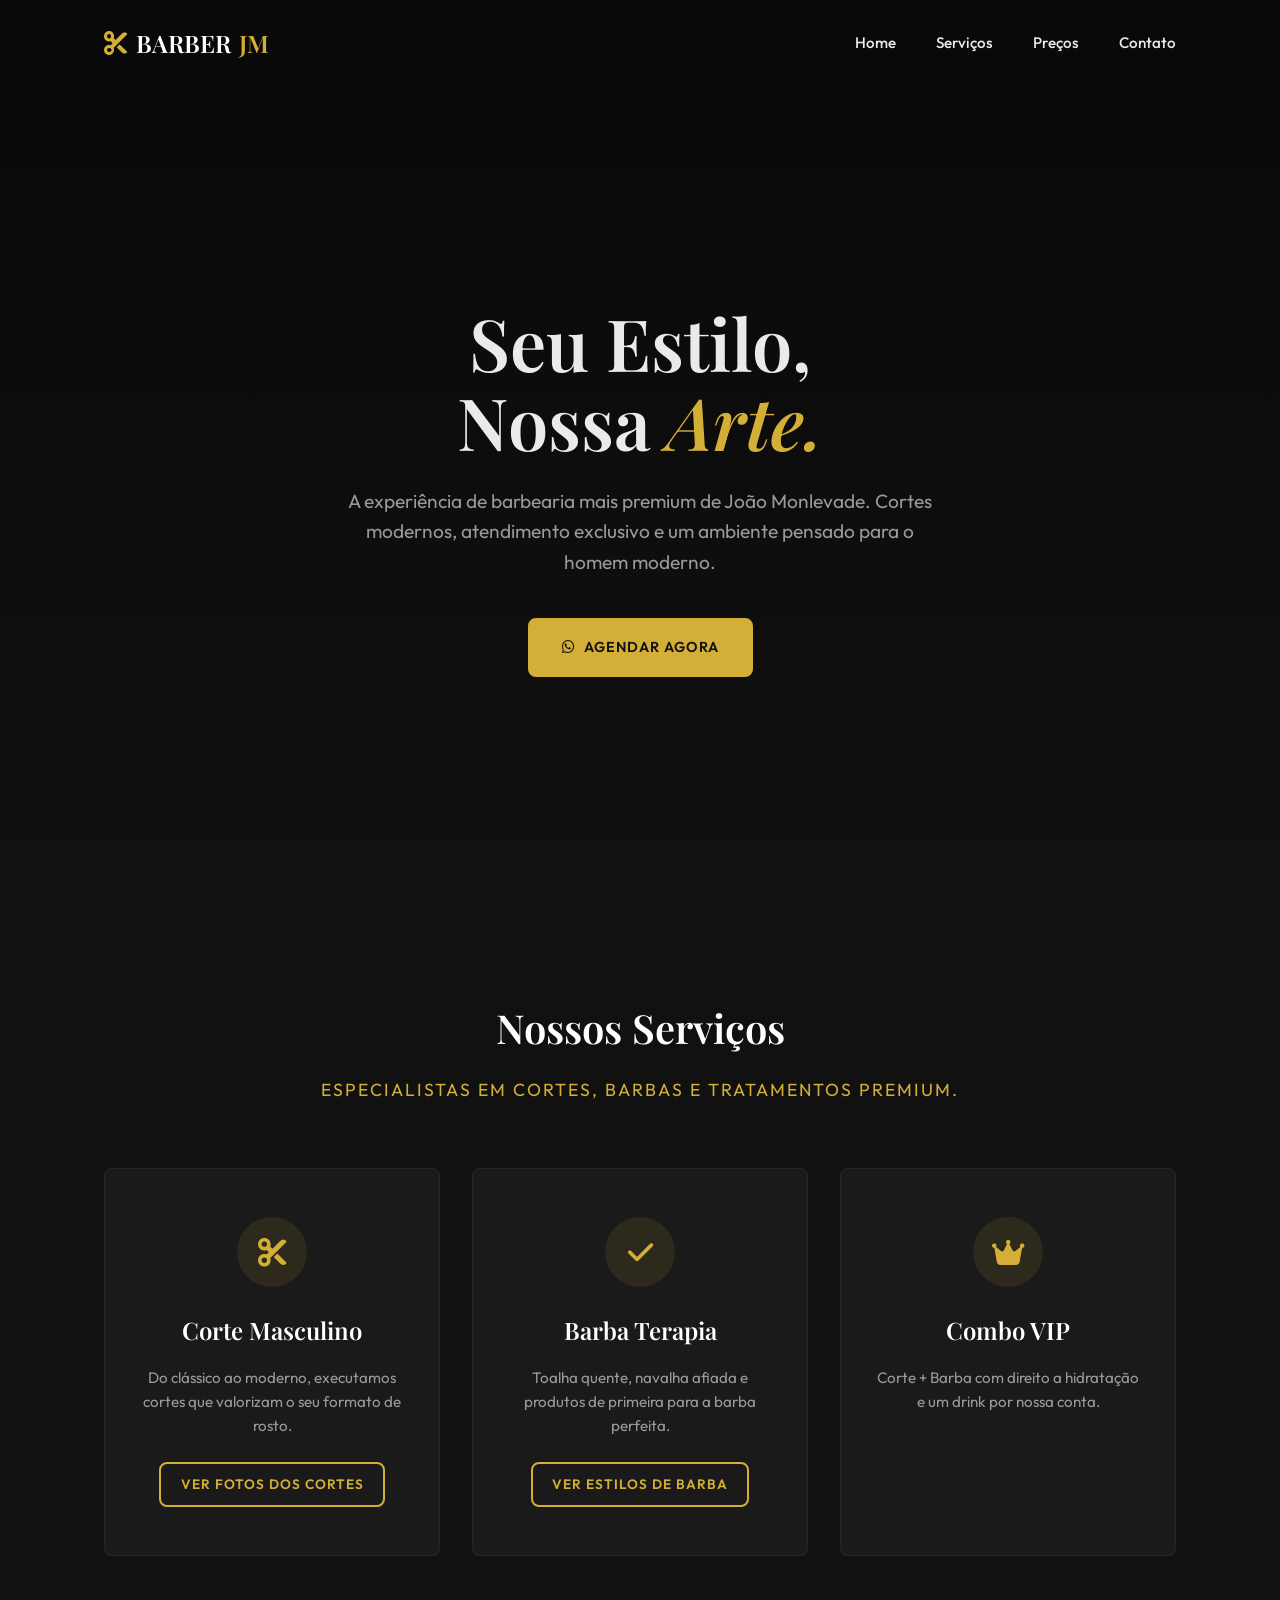
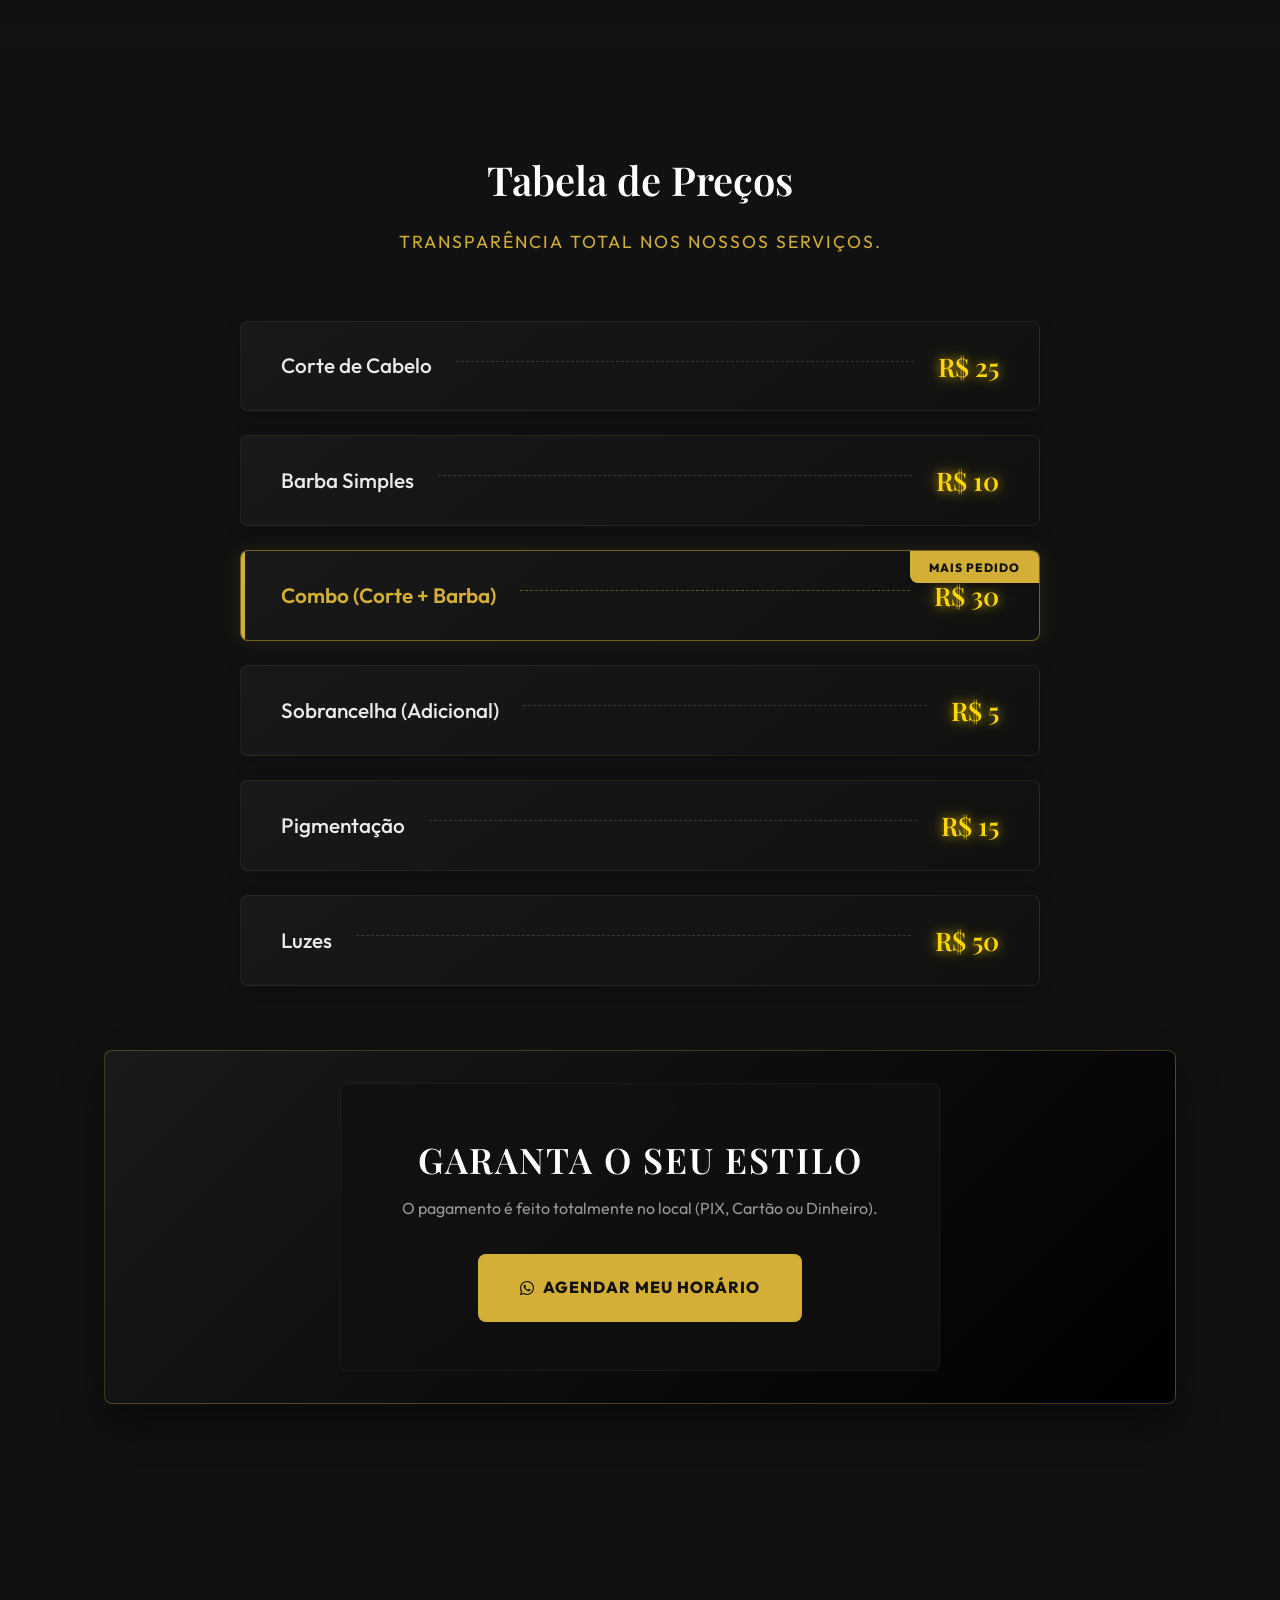
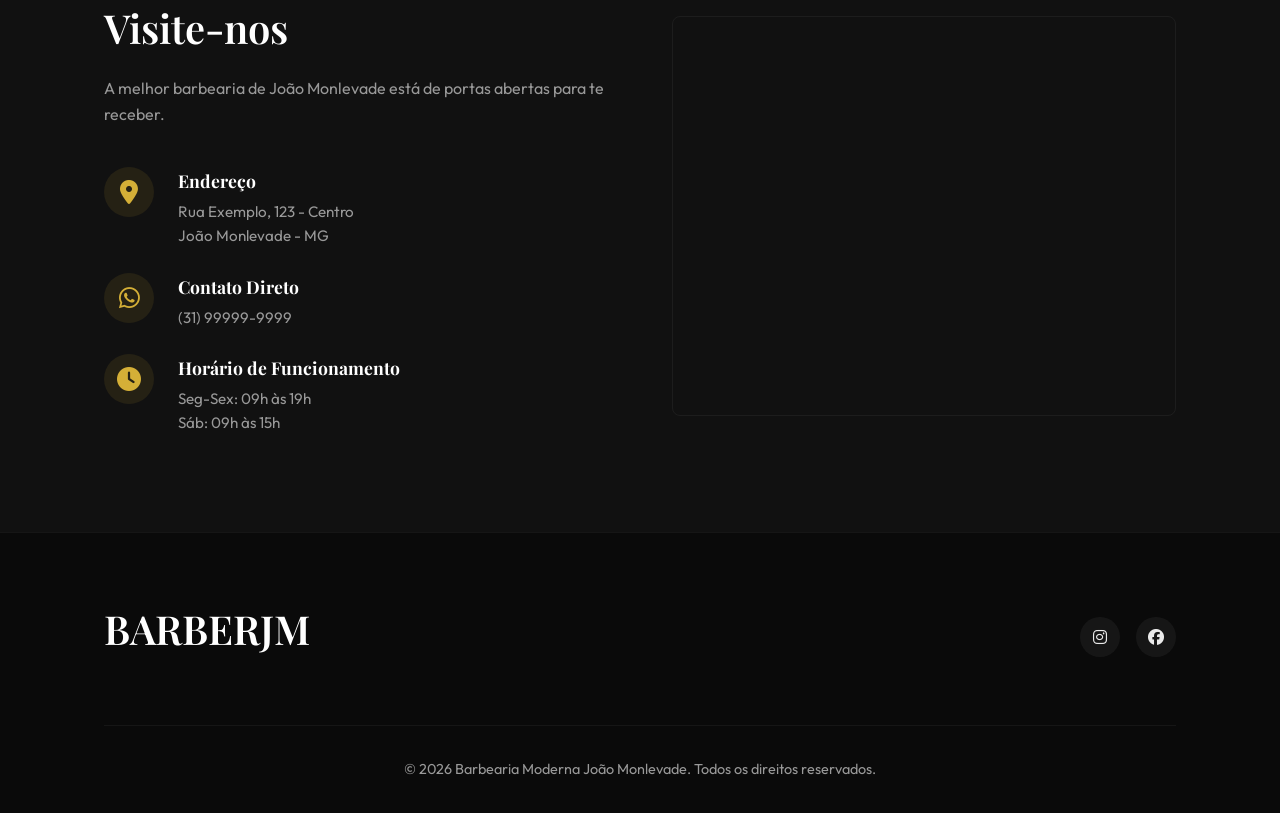
<file: index.html>
<!DOCTYPE html>
<html lang="pt-BR">

<head>
    <meta charset="UTF-8">
    <meta name="viewport" content="width=device-width, initial-scale=1.0">
    <meta name="description"
        content="A melhor barbearia em João Monlevade. Cortes masculinos modernos, barba, e experiência premium. Agende já o seu horário!">
    <meta name="keywords"
        content="Barbearia em João Monlevade, Corte masculino João Monlevade, Barbeiro João Monlevade, Barba, Corte de Cabelo Masculino">
    <title>Barbearia Moderna | João Monlevade</title>

    <!-- Google Fonts -->
    <link rel="preconnect" href="https://fonts.googleapis.com">
    <link rel="preconnect" href="https://fonts.gstatic.com" crossorigin>
    <link
        href="https://fonts.googleapis.com/css2?family=Outfit:wght@300;400;600;800&family=Playfair+Display:ital,wght@0,600;1,600&display=swap"
        rel="stylesheet">

    <!-- Font Awesome for Icons -->
    <link rel="stylesheet" href="https://cdnjs.cloudflare.com/ajax/libs/font-awesome/6.4.0/css/all.min.css">

    <!-- Custom CSS -->
    <link rel="stylesheet" href="css/style.css">
</head>

<body>
    <nav class="navbar">
        <div class="nav-container">
            <a href="#" class="logo">
                <i class="fa-solid fa-scissors"></i> BARBER<span>JM</span>
            </a>
            <ul class="nav-links">
                <li><a href="#home">Home</a></li>
                <li><a href="#servicos">Serviços</a></li>
                <li><a href="#precos">Preços</a></li>
                <li><a href="#contato">Contato</a></li>
            </ul>
            <div class="hamburger">
                <i class="fa-solid fa-bars"></i>
            </div>
        </div>
    </nav>

    <!-- Hero Section -->
    <section id="home" class="hero">
        <div class="hero-bg-collage">
            <div class="collage-img" style="background-image: url('https://i.pinimg.com/originals/bc/c2/ca/bcc2ca4f7703b77774f748e962484bab.jpg');"></div>
            <div class="collage-img" style="background-image: url('https://i.pinimg.com/originals/2a/2f/0a/2a2f0a5578d8709d190434b858878cd6.jpg');"></div>
            <div class="collage-img" style="background-image: url('https://i.pinimg.com/originals/ee/c0/0e/eec00ec6a2292bd1f81ddb713b83ef0c.jpg');"></div>
            <div class="collage-img" style="background-image: url('https://i.pinimg.com/originals/c5/0f/b3/c50fb315d08be2040900ede080c931cc.jpg');"></div>
            <div class="collage-img" style="background-image: url('https://i.pinimg.com/originals/a4/ed/f3/a4edf39de1a43923ac1eb9b00a132027.jpg');"></div>
            <div class="collage-img" style="background-image: url('https://i.pinimg.com/originals/11/52/c9/1152c9dcd1debd8bc11acfc2153ac745.jpg');"></div>
            <div class="collage-overlay"></div>
        </div>
        <div class="hero-content">
            <h1 class="reveal-text">Seu Estilo,<br> Nossa <span>Arte.</span></h1>
            <p class="reveal-fade">A experiência de barbearia mais premium de João Monlevade. Cortes modernos,
                atendimento exclusivo e um ambiente pensado para o homem moderno.</p>
            <a href="https://wa.me/5531999999999?text=Olá,%20vim%20pelo%20site%20e%20gostaria%20de%20agendar%20um%20horário!"
                target="_blank" class="btn btn-primary reveal-fade">
                <i class="fa-brands fa-whatsapp"></i> Agendar Agora
            </a>
        </div>
    </section>

    <!-- Serviços Section -->
    <section id="servicos" class="services">
        <div class="container">
            <div class="section-title">
                <h2>Nossos Serviços</h2>
                <p>Especialistas em cortes, barbas e tratamentos premium.</p>
            </div>
            <div class="services-grid">
                <div class="service-card slide-up">
                    <div class="service-icon"><i class="fa-solid fa-cut"></i></div>
                    <h3>Corte Masculino</h3>
                    <p>Do clássico ao moderno, executamos cortes que valorizam o seu formato de rosto.</p>
                    <a href="cortes.html" class="btn btn-outline" style="margin-top: 1.5rem; padding: 0.6rem 1.2rem; font-size: 0.85rem;">Ver Fotos dos Cortes</a>
                </div>
                <div class="service-card slide-up" style="transition-delay: 100ms;">
                    <div class="service-icon"><i class="fa-solid fa-check"></i></div>
                    <!-- Substituir ícone se preferir -->
                    <h3>Barba Terapia</h3>
                    <p>Toalha quente, navalha afiada e produtos de primeira para a barba perfeita.</p>
                    <a href="barbas.html" class="btn btn-outline" style="margin-top: 1.5rem; padding: 0.6rem 1.2rem; font-size: 0.85rem;">Ver Estilos de Barba</a>
                </div>
                <div class="service-card slide-up" style="transition-delay: 200ms;">
                    <div class="service-icon"><i class="fa-solid fa-crown"></i></div>
                    <h3>Combo VIP</h3>
                    <p>Corte + Barba com direito a hidratação e um drink por nossa conta.</p>
                </div>
            </div>
        </div>
    </section>

    <!-- Preços Section -->
    <section id="precos" class="pricing">
        <div class="container">
            <div class="section-title">
                <h2>Tabela de Preços</h2>
                <p>Transparência total nos nossos serviços.</p>
            </div>
            <div class="pricing-list">
                <div class="price-item slide-up">
                    <div class="price-info">
                        <h4>Corte de Cabelo</h4>
                        <span class="price-dots"></span>
                        <span class="price-value highlight-price">R$ 25</span>
                    </div>
                </div>
                <div class="price-item slide-up" style="transition-delay: 100ms;">
                    <div class="price-info">
                        <h4>Barba Simples</h4>
                        <span class="price-dots"></span>
                        <span class="price-value highlight-price">R$ 10</span>
                    </div>
                </div>
                <div class="price-item slide-up popular-item" style="transition-delay: 200ms;">
                    <div class="item-badge">Mais Pedido</div>
                    <div class="price-info">
                        <h4>Combo (Corte + Barba)</h4>
                        <span class="price-dots"></span>
                        <span class="price-value highlight-price">R$ 30</span>
                    </div>
                </div>
                <div class="price-item slide-up" style="transition-delay: 300ms;">
                    <div class="price-info">
                        <h4>Sobrancelha (Adicional)</h4>
                        <span class="price-dots"></span>
                        <span class="price-value highlight-price">R$ 5</span>
                    </div>
                </div>
                <div class="price-item slide-up" style="transition-delay: 400ms;">
                    <div class="price-info">
                        <h4>Pigmentação</h4>
                        <span class="price-dots"></span>
                        <span class="price-value highlight-price">R$ 15</span>
                    </div>
                </div>
                <div class="price-item slide-up" style="transition-delay: 500ms;">
                    <div class="price-info">
                        <h4>Luzes</h4>
                        <span class="price-dots"></span>
                        <span class="price-value highlight-price">R$ 50</span>
                    </div>
                </div>
            </div>
        <div class="pricing-cta text-center slide-up agendar-highlight" style="transition-delay: 600ms;">
            <div class="agendar-content">
                <h3 class="agendar-title">Garanta o seu estilo</h3>
                <p class="mb-4 text-bw">O pagamento é feito totalmente no local (PIX, Cartão ou Dinheiro).</p>
                <a href="https://wa.me/5531999999999?text=Olá,%20vim%20pelo%20site%20e%20gostaria%20de%20agendar%20um%20horário!"
                    target="_blank" class="btn btn-bw">
                    <i class="fa-brands fa-whatsapp"></i> Agendar Meu Horário
                </a>
            </div>
        </div>
        </div>
    </section>

    <!-- Contato Section -->
    <section id="contato" class="contact">
        <div class="container">
            <div class="contact-grid">
                <div class="contact-info slide-up">
                    <h2>Visite-nos</h2>
                    <p>A melhor barbearia de João Monlevade está de portas abertas para te receber.</p>

                    <ul class="contact-list">
                        <li>
                            <i class="fa-solid fa-location-dot"></i>
                            <div>
                                <strong>Endereço</strong>
                                <p>Rua Exemplo, 123 - Centro<br>João Monlevade - MG</p>
                            </div>
                        </li>
                        <li>
                            <i class="fa-brands fa-whatsapp"></i>
                            <div>
                                <strong>Contato Direto</strong>
                                <p>(31) 99999-9999</p>
                            </div>
                        </li>
                        <li>
                            <i class="fa-solid fa-clock"></i>
                            <div>
                                <strong>Horário de Funcionamento</strong>
                                <p>Seg-Sex: 09h às 19h<br>Sáb: 09h às 15h</p>
                            </div>
                        </li>
                    </ul>
                </div>

                <div class="contact-map slide-up" style="transition-delay: 200ms;">
                    <!-- Placeholder for Map, using iframe for João Monlevade -->
                    <iframe
                        src="https://www.google.com/maps/embed?pb=!1m18!1m12!1m3!1d119932.74836692994!2d-43.250106209503484!3d-19.805567341300965!2m3!1f0!2f0!3f0!3m2!1i1024!2i768!4f13.1!3m3!1m2!1s0xa507567e7bed0f%3A0xe5a1768853f6da64!2sJo%C3%A3o%20Monlevade%2C%20MG!5e0!3m2!1spt-BR!2sbr!4v1700000000000!5m2!1spt-BR!2sbr"
                        width="100%" height="100%" style="border:0;" allowfullscreen="" loading="lazy"
                        referrerpolicy="no-referrer-when-downgrade"></iframe>
                </div>
            </div>
        </div>
    </section>

    <!-- Footer -->
    <footer>
        <div class="container">
            <div class="footer-content">
                <div class="footer-logo">
                    <h2>BARBER<span>JM</span></h2>
                </div>
                <div class="footer-social">
                    <a href="#"><i class="fa-brands fa-instagram"></i></a>
                    <a href="#"><i class="fa-brands fa-facebook"></i></a>
                </div>
            </div>
            <div class="footer-bottom">
                <p>&copy; 2026 Barbearia Moderna João Monlevade. Todos os direitos reservados.</p>
            </div>
        </div>
    </footer>

    <!-- Scripts -->
    <script src="js/script.js"></script>
</body>
</html>
</file>
<file: css/style.css>
/* =========================================
   VARIÁVEIS DE ESTILO - PREMIUM BARBERSHOP
========================================== */
:root {
    --color-primary: #111111;      /* Fundo escuro */
    --color-primary-light: #1A1A1A;/* Fundo secundário (Cards) */
    --color-accent: #D4AF37;       /* Dourado Gold Premium */
    --color-accent-hover: #F3CA40; /* Dourado mais claro p/ hover */
    --color-text: #EAEAEA;         /* Branco Off-White para leitura */
    --color-text-muted: #999999;
    
    --font-heading: 'Playfair Display', serif;
    --font-body: 'Outfit', sans-serif;
    
    --transition: all 0.3s cubic-bezier(0.4, 0, 0.2, 1);
    --border-radius: 8px;
}

/* =========================================
   RESETS GERAIS
========================================== */
* {
    margin: 0;
    padding: 0;
    box-sizing: border-box;
}

html {
    scroll-behavior: smooth;
    font-size: 16px;
}

body {
    font-family: var(--font-body);
    background-color: var(--color-primary);
    color: var(--color-text);
    line-height: 1.6;
    overflow-x: hidden;
}

a {
    text-decoration: none;
    color: inherit;
    transition: var(--transition);
}

ul {
    list-style: none;
}

img {
    max-width: 100%;
    height: auto;
    display: block;
}

/* UTILITÁRIOS */
.container {
    max-width: 1200px;
    margin: 0 auto;
    padding: 0 5%;
}

.text-center { text-align: center; }
.mb-4 { margin-bottom: 2rem; }

/* =========================================
   TYPOGRAPHY & HEADINGS
========================================== */
h1, h2, h3, h4 {
    font-family: var(--font-heading);
    font-weight: 600;
}

h2 {
    font-size: 2.5rem;
    margin-bottom: 1rem;
    color: #FFF;
}

.section-title {
    text-align: center;
    margin-bottom: 4rem;
}

.section-title p {
    color: var(--color-accent);
    font-size: 1.1rem;
    text-transform: uppercase;
    letter-spacing: 2px;
}

/* =========================================
   BUTTONS
========================================== */
.btn {
    display: inline-flex;
    align-items: center;
    justify-content: center;
    gap: 0.5rem;
    padding: 1rem 2rem;
    font-weight: 600;
    font-family: var(--font-body);
    border-radius: var(--border-radius);
    cursor: pointer;
    text-transform: uppercase;
    letter-spacing: 1px;
    font-size: 0.9rem;
    position: relative;
    overflow: hidden;
    z-index: 1;
}

.btn-primary {
    background: var(--color-accent);
    color: var(--color-primary);
    border: 2px solid var(--color-accent);
}

.btn-primary:active {
	 transform: scale(0.98);
}

.btn-primary::before {
    content: '';
    position: absolute;
    top: 0; left: 0; right: 0; bottom: 0;
    background: #FFF;
    z-index: -1;
    transform: scaleX(0);
    transform-origin: right;
    transition: transform 0.4s ease-in-out;
}

.btn-primary:hover::before {
    transform: scaleX(1);
    transform-origin: left;
}

.btn-primary:hover {
    color: var(--color-primary);
    border-color: #FFF;
}

.btn-outline {
    background: transparent;
    color: var(--color-accent);
    border: 2px solid var(--color-accent);
}

.btn-outline:hover {
    background: var(--color-accent);
    color: var(--color-primary);
}

.btn-back {
    position: fixed;
    top: 25px;
    left: 25px;
    z-index: 2000;
    width: 40px;
    height: 40px;
    background: var(--color-accent);
    color: var(--color-primary);
    display: flex;
    align-items: center;
    justify-content: center;
    border-radius: 50%;
    font-size: 1.1rem;
    box-shadow: 0 4px 15px rgba(0,0,0,0.3);
    transition: var(--transition);
}

.btn-back:hover {
    transform: scale(1.1);
    background: #FFF;
    color: var(--color-primary);
}

@media screen and (max-width: 768px) {
    .btn-back {
        top: 15px;
        left: 15px;
        width: 35px;
        height: 35px;
        font-size: 1rem;
    }
}


/* =========================================
   NAVIGATION (NAVBAR)
========================================== */
.navbar {
    position: fixed;
    top: 0; left: 0; right: 0;
    padding: 1.5rem 0;
    background: transparent;
    z-index: 1000;
    transition: var(--transition);
}

.navbar.scrolled {
    background: rgba(17, 17, 17, 0.95);
    backdrop-filter: blur(10px);
    padding: 1rem 0;
    box-shadow: 0 4px 20px rgba(0,0,0,0.5);
}

.nav-container {
    max-width: 1200px;
    margin: 0 auto;
    padding: 0 5%;
    display: flex;
    justify-content: space-between;
    align-items: center;
}

.logo {
    font-family: var(--font-heading);
    font-size: 1.5rem;
    font-weight: 600;
    color: #FFF;
    display: flex;
    align-items: center;
    gap: 0.5rem;
}

.logo span {
    color: var(--color-accent);
}

.logo i {
    color: var(--color-accent);
}

.nav-links {
    display: flex;
    gap: 2.5rem;
}

.nav-links a {
    color: var(--color-text);
    font-size: 0.95rem;
    font-weight: 500;
    position: relative;
}

.nav-links a::after {
    content: '';
    position: absolute;
    bottom: -5px;
    left: 0;
    width: 0;
    height: 2px;
    background: var(--color-accent);
    transition: var(--transition);
}

.nav-links a:hover::after {
    width: 100%;
}

.hamburger {
    display: none;
    font-size: 1.5rem;
    cursor: pointer;
    color: white;
}

/* =========================================
   HERO SECTION
========================================== */
.hero {
    height: 100vh;
    min-height: 600px;
    display: flex;
    align-items: center;
    justify-content: center;
    text-align: center;
    position: relative;
    padding-top: 80px;
    overflow: hidden; /* Para conter o movimento das fotos */
}

/* Background Collage */
.hero-bg-collage {
    position: absolute;
    top: 0;
    left: 0;
    width: 100%;
    height: 100%;
    display: grid;
    grid-template-columns: repeat(3, 1fr);
    grid-template-rows: repeat(2, 1fr);
    z-index: 0;
    background: #111;
}

.collage-img {
    width: 100%;
    height: 100%;
    background-size: cover;
    background-position: center;
    filter: brightness(0.7) grayscale(0.2); /* Menos chamativo conforme pedido */
    animation: slow-zoom 20s infinite alternate ease-in-out;
}

/* Escalonar delays para um movimento mais orgânico */
.collage-img:nth-child(2) { animation-delay: -3s; }
.collage-img:nth-child(3) { animation-delay: -7s; }
.collage-img:nth-child(4) { animation-delay: -12s; }
.collage-img:nth-child(5) { animation-delay: -15s; }
.collage-img:nth-child(6) { animation-delay: -1s; }

@keyframes slow-zoom {
    0% { transform: scale(1); }
    100% { transform: scale(1.15) translate(1%, 1%); }
}

.collage-overlay {
    position: absolute;
    inset: 0;
    /* Somente o degradê para legibilidade do texto */
    background: linear-gradient(
        to bottom,
        rgba(0, 0, 0, 0.5) 0%,
        rgba(17, 17, 17, 0.8) 100%
    );
    z-index: 1;
}

.hero-content {
    position: relative;
    z-index: 10;
    max-width: 800px;
    padding: 0 5%;
}

.hero h1 {
    font-size: 4.5rem;
    line-height: 1.1;
    margin-bottom: 1.5rem;
}

.hero h1 span {
    color: var(--color-accent);
    font-style: italic;
}

.hero p {
    font-size: 1.2rem;
    color: var(--color-text-muted);
    margin-bottom: 2.5rem;
    max-width: 600px;
    margin-left: auto;
    margin-right: auto;
}

/* =========================================
   SERVICES SECTION
========================================== */
.services {
    padding: 6rem 0;
    background: linear-gradient(rgba(17, 17, 17, 0.85), rgba(17, 17, 17, 0.9)), 
                url('https://i.pinimg.com/originals/c0/e0/4b/c0e04b654328e030a52f6b77b3332b6a.jpg') center/cover no-repeat fixed;
    position: relative;
}

.services-grid {
    display: grid;
    grid-template-columns: repeat(auto-fit, minmax(300px, 1fr));
    gap: 2rem;
}

.service-card {
    background: var(--color-primary-light);
    padding: 3rem 2rem;
    border-radius: var(--border-radius);
    text-align: center;
    transition: all 0.4s ease;
    border: 1px solid rgba(255,255,255,0.05);
}

.service-card:hover {
    transform: translateY(-10px);
    border-color: var(--color-accent);
    box-shadow: 0 10px 30px rgba(212, 175, 55, 0.1);
}

.service-icon {
    width: 70px;
    height: 70px;
    margin: 0 auto 1.5rem;
    background: rgba(212, 175, 55, 0.1);
    color: var(--color-accent);
    border-radius: 50%;
    display: flex;
    align-items: center;
    justify-content: center;
    font-size: 1.8rem;
    transition: var(--transition);
}

.service-card:hover .service-icon {
    background: var(--color-accent);
    color: var(--color-primary);
}

.service-card h3 {
    font-size: 1.5rem;
    margin-bottom: 1rem;
    color: #FFF;
}

.service-card p {
    color: var(--color-text-muted);
    font-size: 0.95rem;
}

/* =========================================
   PRICING SECTION
========================================== */
.pricing {
    padding: 6rem 0;
    background: linear-gradient(rgba(17, 17, 17, 0.85), rgba(17, 17, 17, 0.9)), 
                url('https://i.pinimg.com/originals/c0/e0/4b/c0e04b654328e030a52f6b77b3332b6a.jpg') center/cover no-repeat fixed;
    position: relative;
}

.pricing-list {
    max-width: 800px;
    margin: 0 auto 4rem;
}

.price-item {
    margin-bottom: 1.5rem;
    background: linear-gradient(145deg, rgba(26, 26, 26, 0.9), rgba(17, 17, 17, 0.9));
    padding: 1.5rem 2.5rem;
    border-radius: var(--border-radius);
    border: 1px solid rgba(212, 175, 55, 0.1);
    box-shadow: 0 4px 15px rgba(0, 0, 0, 0.2);
    transition: var(--transition);
    position: relative;
    overflow: hidden;
    display: flex;
    flex-direction: column;
}

.price-item:hover {
    transform: translateY(-5px);
    border-color: var(--color-accent);
    box-shadow: 0 10px 30px rgba(212, 175, 55, 0.15);
    background: linear-gradient(145deg, rgba(30, 30, 30, 0.9), rgba(20, 20, 20, 0.9));
}

.price-item::before {
    content: '';
    position: absolute;
    left: 0;
    top: 0;
    bottom: 0;
    width: 4px;
    background: var(--color-accent);
    transform: scaleY(0);
    transition: transform 0.4s cubic-bezier(0.4, 0, 0.2, 1);
    transform-origin: bottom;
}

.price-item:hover::before {
    transform: scaleY(1);
    transform-origin: top;
}

.price-info {
    display: flex;
    align-items: center;
    margin-bottom: 0;
}

.price-info h4 {
    font-size: 1.3rem;
    font-family: var(--font-body);
    font-weight: 500;
    white-space: nowrap;
    position: relative;
    z-index: 2;
}

.price-dots {
    flex-grow: 1;
    border-bottom: 1px dashed rgba(255,255,255,0.15);
    margin: 0 1.5rem;
    position: relative;
    top: -5px;
    transition: var(--transition);
}

.price-item:hover .price-dots {
    border-bottom: 1px dashed rgba(212, 175, 55, 0.5);
}

.price-value {
    font-family: var(--font-heading);
    font-size: 1.6rem;
    color: var(--color-accent);
    font-weight: 600;
    white-space: nowrap;
    position: relative;
    z-index: 2;
}

.popular-item {
    border-color: rgba(212, 175, 55, 0.5);
    box-shadow: 0 0 20px rgba(212, 175, 55, 0.1);
}

.popular-item::before {
    transform: scaleY(1);
}

.popular-item .price-info h4 {
    color: var(--color-accent);
    font-weight: 600;
}

.popular-item .price-dots {
    border-bottom: 1px dashed rgba(212, 175, 55, 0.4);
}

.item-badge {
    position: absolute;
    top: 0;
    right: 0;
    background: var(--color-accent);
    color: var(--color-primary);
    font-size: 0.75rem;
    font-weight: 800;
    padding: 0.4rem 1.2rem;
    border-bottom-left-radius: var(--border-radius);
    text-transform: uppercase;
    letter-spacing: 1px;
    z-index: 10;
    box-shadow: -2px 2px 10px rgba(0,0,0,0.2);
}

/* DESTAQUE DE VALORES (CHAMATIVO) */
.highlight-price {
    display: inline-block;
    color: #FFD700;
    text-shadow: 0 0 10px rgba(255, 215, 0, 0.6), 0 0 20px rgba(255, 215, 0, 0.4);
    animation: pulse-price 1.5s infinite alternate;
}

@keyframes pulse-price {
    0% {
        transform: scale(1);
        text-shadow: 0 0 10px rgba(255, 215, 0, 0.6), 0 0 20px rgba(255, 215, 0, 0.4);
    }
    100% {
        transform: scale(1.1);
        text-shadow: 0 0 15px rgba(255, 215, 0, 1), 0 0 25px rgba(255, 215, 0, 0.7);
    }
}

/* =========================================
   AGENDAR HIGHLIGHT (Destaque Simples)
========================================== */
.agendar-highlight {
    margin-top: 4rem;
    padding: 2rem;
    background: linear-gradient(135deg, var(--color-primary-light), #000000);
    position: relative;
    border-radius: var(--border-radius);
    box-shadow: 0 20px 40px rgba(0,0,0,0.4);
    overflow: hidden;
    border: 1px solid rgba(212, 175, 55, 0.3);
}

.agendar-content {
    background: rgba(17, 17, 17, 0.8);
    backdrop-filter: blur(10px);
    padding: 3rem 2rem;
    border: 1px solid rgba(255, 255, 255, 0.05); /* Borda mais sutil */
    border-radius: var(--border-radius);
    max-width: 600px;
    margin: 0 auto;
    position: relative;
    z-index: 2;
}

.agendar-title {
    font-size: 2.2rem;
    color: #FFF;
    margin-bottom: 0.5rem;
    text-transform: uppercase;
    letter-spacing: 2px;
}

.text-bw {
    color: var(--color-text-muted);
    font-size: 1rem;
}

.btn-bw {
    background: var(--color-accent);
    color: var(--color-primary);
    border: 2px solid var(--color-accent);
    font-weight: 800;
    font-size: 1rem;
    padding: 1.2rem 2.5rem;
    border-radius: var(--border-radius);
    transition: all 0.3s cubic-bezier(0.4, 0, 0.2, 1);
}

.btn-bw:hover {
    background: transparent;
    color: var(--color-accent);
    border-color: var(--color-accent);
    box-shadow: 0 0 20px rgba(212, 175, 55, 0.2);
}

/* =========================================
   CONTACT SECTION
========================================== */
.contact {
    padding: 6rem 0;
}

.contact-grid {
    display: grid;
    grid-template-columns: 1fr 1fr;
    gap: 4rem;
    align-items: center;
}

.contact-info h2 {
    margin-bottom: 1rem;
}

.contact-info > p {
    color: var(--color-text-muted);
    margin-bottom: 2.5rem;
}

.contact-list {
    display: flex;
    flex-direction: column;
    gap: 1.5rem;
}

.contact-list li {
    display: flex;
    gap: 1.5rem;
    align-items: flex-start;
}

.contact-list i {
    font-size: 1.5rem;
    color: var(--color-accent);
    background: rgba(212, 175, 55, 0.1);
    width: 50px;
    height: 50px;
    display: flex;
    align-items: center;
    justify-content: center;
    border-radius: 50%;
    flex-shrink: 0;
}

.contact-list strong {
    display: block;
    color: #FFF;
    margin-bottom: 0.3rem;
    font-family: var(--font-heading);
    font-size: 1.1rem;
}

.contact-list p {
    color: var(--color-text-muted);
    font-size: 0.95rem;
}

.contact-map {
    height: 400px;
    border-radius: var(--border-radius);
    overflow: hidden;
    border: 1px solid rgba(255,255,255,0.05);
}

/* =========================================
   FOOTER
========================================== */
footer {
    background: #0A0A0A;
    padding: 4rem 0 2rem;
    border-top: 1px solid rgba(255,255,255,0.05);
}

.footer-content {
    display: flex;
    justify-content: space-between;
    align-items: center;
    margin-bottom: 3rem;
}

.footer-social {
    display: flex;
    gap: 1rem;
}

.footer-social a {
    width: 40px;
    height: 40px;
    border-radius: 50%;
    background: rgba(255,255,255,0.05);
    display: flex;
    align-items: center;
    justify-content: center;
    color: var(--color-text);
    transition: var(--transition);
}

.footer-social a:hover {
    background: var(--color-accent);
    color: var(--color-primary);
    transform: translateY(-3px);
}

.footer-bottom {
    text-align: center;
    padding-top: 2rem;
    border-top: 1px solid rgba(255,255,255,0.05);
    color: var(--color-text-muted);
    font-size: 0.9rem;
}

/* =========================================
   GALERIA DE CORTES
========================================== */
.gallery {
    padding: 8rem 0 6rem;
    background-color: var(--color-primary);
    min-height: 100vh;
}

.gallery-grid {
    display: grid;
    grid-template-columns: repeat(auto-fit, minmax(280px, 1fr));
    gap: 1.5rem;
    margin-top: 3rem;
}

.gallery-item {
    position: relative;
    border-radius: var(--border-radius);
    overflow: hidden;
    aspect-ratio: 4/5;
    border: 1px solid rgba(255,255,255,0.05);
    transition: var(--transition);
    cursor: pointer;
}

.gallery-item:hover {
    transform: translateY(-5px);
    border-color: var(--color-accent);
    box-shadow: 0 10px 30px rgba(212, 175, 55, 0.1);
}

.gallery-item img {
    width: 100%;
    height: 100%;
    object-fit: cover;
    transition: transform 0.6s ease;
}

.gallery-item:hover img {
    transform: scale(1.05);
}

/* =========================================
   ANIMATIONS (AOS Style, pure CSS+JS)
========================================== */
.slide-up {
    opacity: 0;
    transform: translateY(40px);
    transition: opacity 0.8s ease-out, transform 0.8s ease-out;
}

.slide-up.visible {
    opacity: 1;
    transform: translateY(0);
}

/* =========================================
   RESPONSIVO / MEDIA QUERIES
========================================== */
@media screen and (max-width: 900px) {
    .hero h1 { font-size: 3.5rem; }
    .contact-grid { grid-template-columns: 1fr; gap: 3rem; }
    .contact-map { height: 300px; }
}

@media screen and (max-width: 768px) {
    .hamburger { display: block; }
    
    .nav-links {
        position: fixed;
        top: 0; right: -100%;
        height: 100vh;
        width: 80%;
        max-width: 300px;
        background: var(--color-primary-light);
        flex-direction: column;
        justify-content: center;
        align-items: center;
        gap: 2rem;
        transition: right 0.4s ease;
        box-shadow: -5px 0 30px rgba(0,0,0,0.5);
    }

    .nav-links.active { right: 0; }
    
    .hero h1 { font-size: 2.8rem; }
    .section-title h2 { font-size: 2rem; }
    
    .pricing-list { padding: 0 1rem; }
}

@media screen and (max-width: 480px) {
    .hero h1 { font-size: 2.2rem; }
    .btn { width: 100%; padding: 1rem; }
    .price-info { flex-direction: column; align-items: flex-start; }
    .price-dots { display: none; }
    .price-value { margin-top: 0.8rem; align-self: flex-start; }
    .price-item {
        padding: 1.2rem 1.5rem;
        margin-bottom: 1rem;
    }
    .item-badge {
        font-size: 0.65rem;
        padding: 0.3rem 0.8rem;
    }
}
</file>
